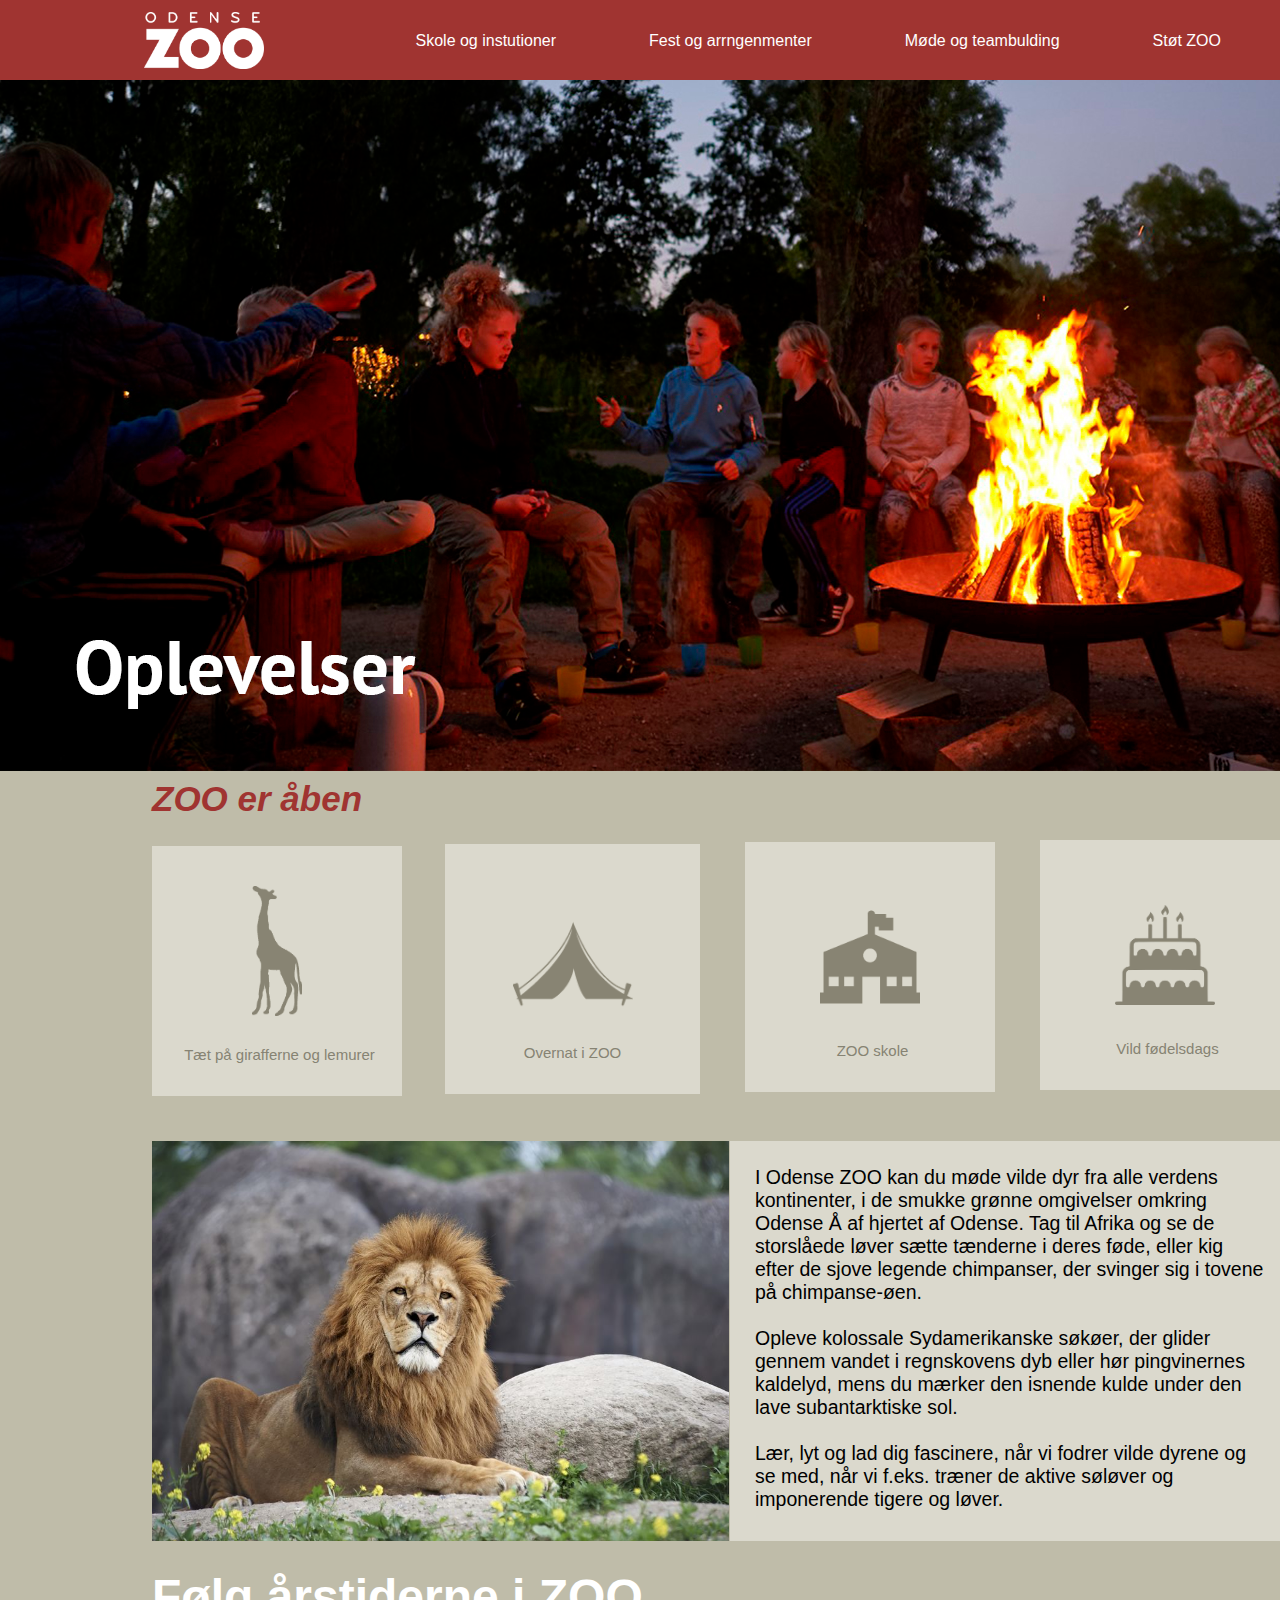
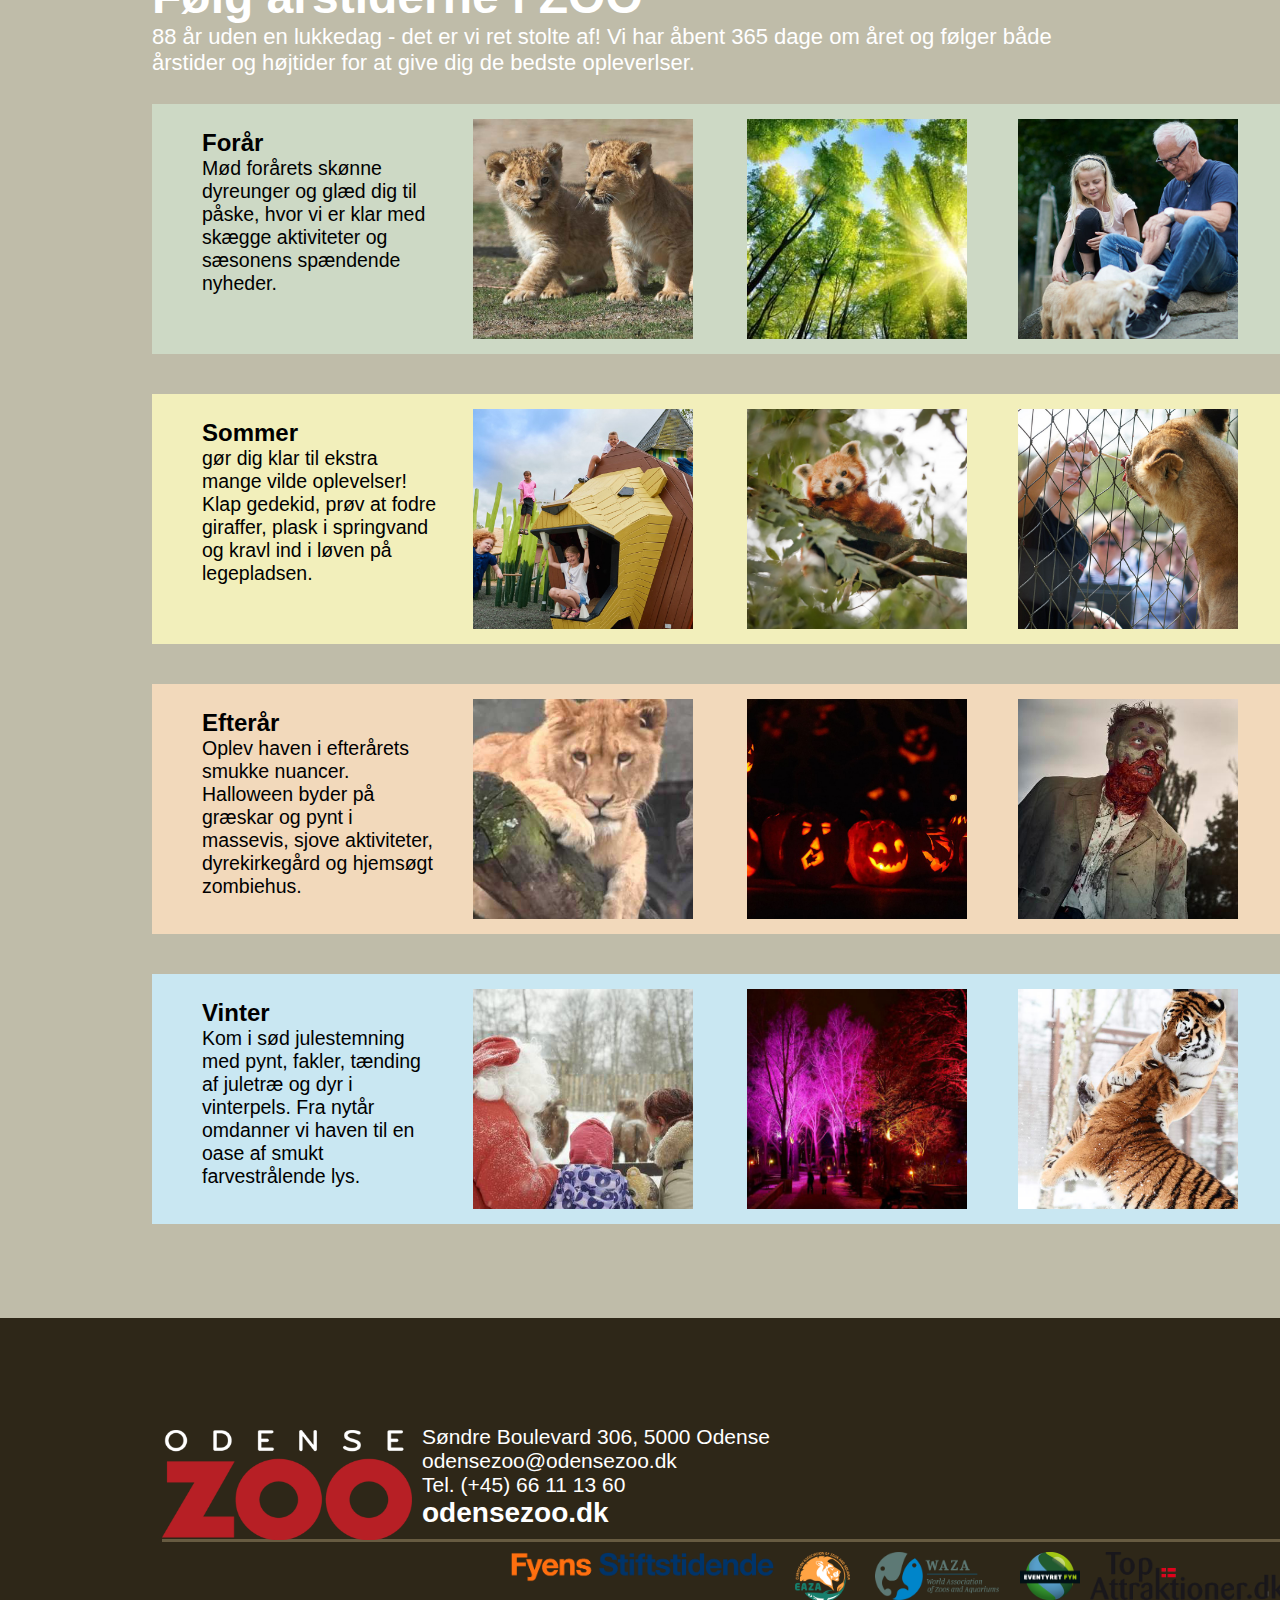
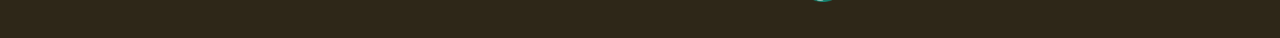
<file: oplevelser.html>
<!DOCTYPE html>
<html lang="da">
  <head>
    <meta charset='UTF-8' />
    <title>Odense ZOO</title>
    <link rel='stylesheet' href='odensezoo.css' type="text/css"/>  
    <meta name="viewport" content="width=device-width, initial-scale=1">
    <link rel="icon" type="image/x-icon" href="zoo-billeder/icons8-lion-100.png"/>  
  </head>
  <body>

     
       <ul>
          <li class="navlogo"><a href="index.html"><img id="logo" src="zoo-billeder/odense-zoo-logo-white.png" alt="logo"></a></li>
          <li class="tab"><a>Støt ZOO</a></li>
          <li class="tab"><a>Møde og teambulding</a></li>
          <li class="tab"><a>Fest og arrngenmenter</a></li>
            <li class="tab"><a>Skole og instutioner</a></li>
            <li class="tab"><a>Besøg ZOO</a></li>
        </ul>
    
      <header>
            <div class="d-l">
              <img class="laura" src="zoo-billeder/oplevelser.jpg" alt="dyr">
            </div>
          <h4 class=zoo>ZOO er åben</h4>
      </header>
      
      
      <main class="main2">
          <br>
          <div class="kasse1"> <img class="giraf" src="zoo-billeder/13262322141102598451Giraffe%20Silhouette.svg.hi.png" alt=giraf> </div>
          <p class="billet">Tæt på girafferne og lemurer</p>
          
          <div class="kasse2"> <img class="overnat" src="zoo-billeder/kisspng-tent-computer-icons-camping-clip-art-building-silhouette-5ac6b694c76616.4654782715229723088168.png" alt=telt></div>
          <p class="opentider">Overnat i ZOO</p>
          
          <div class="kasse3"> <img class="skole" src="zoo-billeder/school-silhouette-png-1.png" alt="skole"></div>
          <p class="pratiske">ZOO skole</p>
          
          <div class="kasse4"> <img class="bday" src="zoo-billeder/birthday-cake-svg-candle-sweet-dessert-png-icon-free-download-930x980.png" alt="kage"> </div>
          <p class="oplevelser">Vild fødelsdags</p>
          <br>
          <br>
          
          
          <br>
          
          <div class=oplev>
          <p>I Odense ZOO kan du møde vilde dyr fra alle verdens kontinenter, i de smukke grønne omgivelser omkring Odense Å af hjertet af Odense. Tag til Afrika og se de storslåede løver sætte tænderne i deres føde, eller kig efter de sjove legende chimpanser, der svinger sig i tovene på chimpanse-øen. <br> <br> Opleve kolossale Sydamerikanske søkøer, der glider gennem vandet i regnskovens dyb eller hør pingvinernes kaldelyd, mens du mærker den isnende kulde under den lave subantarktiske sol. <br> <br> Lær, lyt og lad dig fascinere, når vi fodrer vilde dyrene og se med, når vi f.eks. træner de aktive søløver og imponerende tigere og løver.</p>
          </div>
          
          <div class=oplev-billede> <img class="oplev-love" src="zoo-billeder/csm_Loeve_i_Odense_ZOO_foto_Ard_Jongsma_0e3850374e.jpg" alt="løve"></div>
          
          <br>
          
          <h1 class="foelg-open">Følg årstiderne i ZOO</h1>
          <p class="lukkedage">88 år uden en lukkedag - det er vi ret stolte af! Vi har åbent 365 dage om året og følger både årstider og højtider for at give dig de bedste opleverlser.</p>
          <br>
          
          <div class="for"> <h4>Forår</h4> <p>Mød forårets skønne dyreunger og glæd dig til påske, hvor vi er klar med skægge aktiviteter og sæsonens spændende nyheder.</p></div>
          <div> <img class="for1" src="zoo-billeder/for1.jpg" alt="løve"></div>
          <div> <img class="for2" src="zoo-billeder/for2.jpg" alt="skov"></div>
          <div> <img class="for3" src="zoo-billeder/for3.jpg" alt="ged"></div>
          
          <div class="sommer"> <h4>Sommer</h4> <p>gør dig klar til ekstra mange vilde oplevelser! Klap gedekid, prøv at fodre giraffer, plask i springvand og kravl ind i løven på legepladsen.</p></div>
          <div> <img class="som1" src="zoo-billeder/sommer1.jpg" alt="legeplads"></div>
          <div> <img class="som2" src="zoo-billeder/Sommer2.jpg" alt="rød panda"></div>
          <div> <img class="som3" src="zoo-billeder/sommer3.jpg" alt="løve træning"></div>
          
          <div class="efter"> <h4>Efterår</h4> <p>Oplev haven i efterårets smukke nuancer. Halloween byder på græskar og pynt i massevis, sjove aktiviteter, dyrekirkegård og hjemsøgt zombiehus.</p></div>
          <div> <img class="efter1" src="zoo-billeder/efter1.jpg" alt="løve"></div>
          <div> <img class="efter2" src="zoo-billeder/efter2.jpg" alt="græskar"></div>
          <div> <img class="efter3" src="zoo-billeder/efter3.jpg" alt="zombi"></div>
          
          <div class="vinter"> <h4>Vinter</h4> <p>Kom i sød julestemning med pynt, fakler, tænding af juletræ og dyr i vinterpels. Fra nytår omdanner vi haven til en oase af smukt farvestrålende lys.</p></div>
          <div> <img class="vinter1" src="zoo-billeder/vinter1.jpg" alt="jul"></div>
          <div> <img class="vinter2" src="zoo-billeder/vinter2.jpg" alt="lys"></div>
          <div> <img class="vinter3" src="zoo-billeder/vinter3.jpg" alt="tiger"></div>
          
      </main>
      
      

    
    <footer>
        <img class="logo-footer" src="zoo-billeder/odense-zoo-logo-3.png" alt="logo">
        <div class="footer-1"><p>Søndre Boulevard 306, 5000 Odense <br> odensezoo@odensezoo.dk <br> Tel. (+45) 66 11 13 60</p>
        <h3>odensezoo.dk</h3></div>
        
        <div class="streg"></div>
        
        <div class="div-fyens"><img class="fyens" src="zoo-billeder/Fyens_Stiftstidende_wordmark.svg.png" alt="fyens stiftstidende"></div>
        <div class="div-euro"><img class="euro" src="zoo-billeder/European_Association_of_Zoos_and_Aquaria.png" alt="EAZA"></div>
        <div class="div-waza"><img class="waza" src="zoo-billeder/WAZA_Master_Logo_RGB.png" alt="WAZA"></div>
        <div class="div-rgb"><img class="rgb" src="zoo-billeder/LOGO_RGB_DK_Uden-payoff.png" alt="Eventyrfyn"></div>
        <div class="div-topattraktion"><img class="topattraktion" src="zoo-billeder/TopAttraktioner.dk.png" alt="topattraktioner.dk"></div>
    </footer>
    </body>

</html>
</file>
<file: odensezoo.css>
* {
   
    margin: 0px;
    padding: 0px;
}
 
body {
    font-family: "pt sans", sans-serif;
    color: #ffffff;
    background-color: #BFBCA9;
}
 
/*navigationsbar*/
ul {
    list-style-type: none;
    margin: 0;
    padding: 0;
    overflow: hidden;
    background-color: #A03431;
    height: 80px;
    width: 100%;
    position: fixed;
    top: 0;
    width: 100%;
    position: -webkit-sticky; /* Safari */
    position: sticky;
    top: 0;
   
}
 
li.tab {
    float: right;
    margin-right:25px;
   
}
 
 li.tab a {
    display: block;
    color: white;
    padding: 32px 34px;
    text-decoration: none;
}
 
li.tab a:hover {
    color: #ffffff;
    background-color: #902E2B;
}
 
li.navlogo {
    float: left;
    margin-left:5%;
}
 
 
#logo{
    float: left;
    width: 120px;
    margin-left: 80px;
    margin-top: 6%;
}
 
/*header*/
header {
    background-color: #BFBCA9;
    font-size: 35px;
    color: white;
    height: 738px;
}
 
.zoo{
    margin-left: 152px;
    font-style: italic;
    color: #A03431;
}
 
 
 
/*main*/
#main{
    background-color: #BFBCA9;
    text-align: ;
    color: white;
    height: 1600px;
    font-size: 24px;
}
 
.kasse1{
    background-color: #DBD9CD;
    text-align: center;
    width: 250px;
    height: 250px;
    margin-left: 152px;
    
}

.billet{
    font-size: 15px;
    color: #868373;
    text-align: center;
    width: 255px;
    margin-left: 152px;
    margin-top: -50px;
}

.billet-billede{
    margin-top: 60px;
    width: 110px;
    height: 110px;
}

.kasse2{
    background-color: #DBD9CD;
    text-align: center;
    width: 255px;
    height: 250px;
    margin-left: 445px;
    margin-top: -219px;
}


.opentider{
    font-size: 15px;
    color: #868373;
    text-align: center;
    width: 255px;
    margin-left: 445px;
    margin-top: -50px;
}

.open-billede{
    margin-top: 60px;
    width: 100px;
    height: 100px;
}

.kasse3{
    background-color: #DBD9CD;
    text-align: center;
    width: 250px;
    height: 250px;
    margin-left: 745px;
    margin-top: -219px
    
}

.opentider-billet{
    margin-left: 445px;
    width: 70px;
    height: 70px;
}


.pratiske{
    font-size: 15px;
    color: #868373;
    text-align: center;
    width: 255px;
    margin-left: 745px;
    margin-top: -50px;
}

.pratisk-billede{
    width: 100px;
    height: 110px;
    margin-top: 65px;
}

.kasse4{
    background-color: #DBD9CD;
    text-align: center;
    width: 250px;
    height: 250px;
    margin-left: 1040px;
    margin-top: -219px;
}

.oplevelser{
    font-size: 15px;
    color: #868373;
    text-align: center;
    width: 255px;
    margin-left: 1040px;
    margin-top: -50px;
}

.oplevelse-billede{
    width: 120px;
    height: 100px;
    margin-top: 65px;
}
 
.dagensprogram{
    margin-left: 152px;
}
 

.open{
    margin-left: 302px;
    margin-right: 152px;
    width: 985px;
    height: 118px;
    background-color: #DBD9CD;
    
}
  
.open p{
    padding-left: 40px;
    padding-top: 35px;
    font-size: 18px;
    color: #000000;
    font-weight: 900;
}

.open h6{
    font-size: 22px;
    padding-left: 40px;
    color: #000000;
}

.billede1{
    margin-left: 152px;
    margin-top:-118px;
    width: 150px;
    height: 118px;
}

.open-zoo{
    width: 150px;
    height: 118px;
}


 
.solove{
    margin-left: 302px;
    margin-right: 152px;
     margin-top: 10px;
    width: 985px;
    height: 118px;
    background-color: #DBD9CD;
}

.solove p{
    padding-left: 40px;
    padding-top: 35px;
    font-size: 18px;
    color: #000000;
    font-weight: 900;
}

.solove h6{
    font-size: 22px;
    padding-left: 40px;
    color: #000000;
}

.billede2{
    margin-left: 152px;
    margin-top:-118px;
    width: 150px;
    height: 118px;
}

.solove-billede{
    width: 150px;
    height: 118px;
}

.lion-trian{
    margin-left: 302px;
    margin-right: 152px;
     margin-top: 10px;
    width: 985px;
    height: 118px;
    background-color: #DBD9CD;
}

.lion-trian p{
    padding-left: 40px;
    padding-top: 35px;
    font-size: 18px;
    color: #000000;
    font-weight: 900;
}

.lion-trian h6{
    font-size: 22px;
    padding-left: 40px;
    color: #000000;
}

.billede3{
    margin-left: 152px;
    margin-top: -118px;
    width: 150px;
    height: 118px;
}

.lion-billede{
    width: 150px;
    height: 118px;
}

.cham{
    margin-left: 302px;
    margin-right: 152px;
    margin-top: 10px;
    width: 985px;
    height: 118px;
    background-color: #DBD9CD;
}

.cham p{
    padding-left: 40px;
    padding-top: 35px;
    font-size: 18px;
    color: #000000;
    font-weight: 900;
}

.cham h6{
    font-size: 22px;
    padding-left: 40px;
    color: #000000;
}


.billede4{
    margin-left: 152px;
    margin-top: -118px;
    width: 150px;
    height: 118px;
}

.cham-billede{
    width: 150px;
    height: 118px;
}

.pingvin{
    margin-left: 302px;
    margin-right: 152px;
    margin-top: 10px;
    width: 985px;
    height: 118px;
    background-color: #DBD9CD;
}

.pingvin p{
    padding-left: 40px;
    padding-top: 35px;
    font-size: 18px;
    color: #000000;
    font-weight: 900;
}

.pingvin h6{
    font-size: 22px;
    padding-left: 40px;
    color: #000000;
}


.billede5{
    margin-left: 152px;
    margin-top: -118px;
    width: 150px;
    height: 118px;
}

.pingvin-billede{
    width: 150px;
    height: 118px;
}

.lukket{
    margin-left: 302px;
    margin-right: 152px;
    margin-top: 10px;
    width: 985px;
    height: 118px;
    background-color: #DBD9CD;
}

.lukket p{
    padding-left: 40px;
    padding-top: 35px;
    font-size: 18px;
    color: #000000;
    font-weight: 900;
}

.lukket h6{
    font-size: 22px;
    padding-left: 40px;
    color: #000000;
}


.billede6{
    margin-left: 152px;
    margin-top: -118px;
    width: 150px;
    height: 118px;
}

.lukket-billede{
    width: 150px;
    height: 118px;
}

.nyhedsbrev{
     margin-left: 150px;
}


/*Nyhedsbrev*/
 
.streg-kontakt-mig{
    width:275px;
    height:3px;
    background-color: #778899;
    margin-top: 2px;
    margin: auto;
}
 
input {
    font-size: 16px;
    width: 20%;
    margin-top: -300px;
   
   
}
input[type=text] {
    width: 40%;
    padding: 12px 20px;
    margin: 8px 0;
    box-sizing: border-box;
}
input[type=text]:focus {
    border: 3px solid #555;
   
   
}
 
#formular-1{
    margin-left: 152px;
}

 
.indsend{
    background-color: #A03431;
    border: none;
    color: #ffffff;
    padding: 16px 32px;
    margin: 4px 2px;
    margin-left: 152px;
   
}


/*oplevelser*/

.main2{
    background-color: #BFBCA9;
    text-align: ;
    color: white;
    height: 2100px;
    font-size: 24px;
}



.giraf{
    margin-top: 40px;
    width: 50px;
    height: 130px;
}


.overnat{
    margin-top: 60px;
    width: 120px;
    height: 120px;
}


.skole{
    width: 100px;
    height: 100px;
    margin-top: 65px;
}


.bday{
    width: 100px;
    height: 100px;
    margin-top: 65px;
}

.oplev{
    height: 400px;
    width: 560px;
    margin-left: 730px;
    font-size: 19.5px;
    background-color: #DBD9CD;
}

.oplev p{
    padding-left: 25px;
    padding-right: 25px;
    padding-top: 25px;
    padding-bottom: 25px;
    color: #000000;
}

.oplev-billede{
    height: 400px;
    width: 400px;
    margin-top: -400px;
    margin-left: 152px;
}

.oplev-love{
    height: 400px;
    width: 577px;
}

.foelg-open{
    margin-left: 152px;
}

.lukkedage{
    margin-right: 152px;
    margin-left: 152px;
    font-size: 22px;
}

.for{
    margin-left: 152px;
    margin-right: 152px;
    margin-top: ;
    width: 1140px;
    height: 250px;
    background-color: #CDD9C5;
    color: #000000;
}

.for h4{
    padding-left: 50px;
    padding-top: 25px;
}

.for p{
    padding-left: 50px;
    padding-right: 850px;
    font-size: 19.5px;
}

.for1{
    height: 220px;
    margin-top: -235px;
    margin-left: 473px;
    float: left;
    
}

.for2{
    height: 220px;
    margin-top: -235px;
    margin-left: 747px;
    float: left;
    
    
}

.for3{
    height: 220px;
    margin-top: -235px;
    margin-left: 1018px;
    float: left;
    
    
}

.sommer{
   margin-left: 152px;
    margin-right: 152px;
    margin-top: 40px;
    width: 1140px;
    height: 250px;
    background-color: #F2EFBB;
    color: #000000;
}



.sommer h4{
    padding-left: 50px;
    padding-top: 25px;
}

.sommer p{
    padding-left: 50px;
    padding-right: 850px;
    font-size: 19.5px;
}

.som1{
    height: 220px;
    margin-top: -235px;
    margin-left: 473px;
    float: left;
    
}

.som2{
    height: 220px;
    margin-top: -235px;
    margin-left: 747px;
    float: left;
    
    
}

.som3{
    height: 220px;
    margin-top: -235px;
    margin-left: 1018px;
    float: left;
    
    
}

.efter{
   margin-left: 152px;
    margin-right: 152px;
    margin-top: 40px;
    width: 1140px;
    height: 250px;
    background-color: #F2D9BB;
    color: #000000;
}



.efter h4{
    padding-left: 50px;
    padding-top: 25px;
}

.efter p{
    padding-left: 50px;
    padding-right: 850px;
    font-size: 19.5px;
}

.efter1{
    height: 220px;
    margin-top: -235px;
    margin-left: 473px;
    float: left;
    
}

.efter2{
    height: 220px;
    margin-top: -235px;
    margin-left: 747px;
    float: left;
    
    
}

.efter3{
    height: 220px;
    margin-top: -235px;
    margin-left: 1018px;
    float: left;
}

.vinter{
   margin-left: 152px;
    margin-right: 152px;
    margin-top: 40px;
    width: 1140px;
    height: 250px;
    background-color: #C9E7F2;
    color: #000000;
}



.vinter h4{
    padding-left: 50px;
    padding-top: 25px;
}

.vinter p{
    padding-left: 50px;
    padding-right: 850px;
    font-size: 19.5px;
}

.vinter1{
    height: 220px;
    margin-top: -235px;
    margin-left: 473px;
    float: left;
    
}

.vinter2{
    height: 220px;
    margin-top: -235px;
    margin-left: 747px;
    float: left;
    
    
}

.vinter3{
    height: 220px;
    margin-top: -235px;
    margin-left: 1018px;
    float: left;
}

/*footer*/
footer {
    background-color: #2e2718;
    padding: 10px;
    color: white;
    height: 300px;

}

.footer-1 p{
    font-size: 21px;
    margin-top: -119px;
    margin-left: 412px;
}

.footer-1 h3{
    font-size: 28px;
    margin-left: 412px;
    font-weight: 900;
}

.logo-footer{
    height: 112px;
    width: 250px;
    margin-left: 152px;
    margin-top: 100px;
}

.streg{
    height: 3px;
    width: 1125px;
    margin-left: 152px;
    margin-right: 152px;
    margin-top: 10px;
    background-color: #675B41;
    
}

.div-fyens{
    height: 30px;
    width: 264px;
    margin-left: 501px;
    margin-top: 10px;
}

.fyens{
    height: 30px;
    margin-top: ;
}

.div-euro{
    height: 50px;
    width: 70px;
    margin-left: 775px;
    margin-top: -30px;
}

.euro{
    margin-left: ;
    height: 50px;
}

.div-waza{
    height: 48px;
    width: 135px;
    margin-left: 855px;
    margin-top: -50px;
}

.waza{
    margin-left: 10px;
    height: 48px;
}

.div-rgb{
    height: 48px;
    width: 70px;
    margin-left: 1000px;
    margin-top: -48px;
}

.rgb{
    margin-left: 10px;
    height: 48px;
}

.div-topattraktion{
    height: 48px;
    width: 196px;
    margin-left: 1080px;
    margin-top: -48px;
}

.topattraktion{
    height: 48px;
}
</file>
